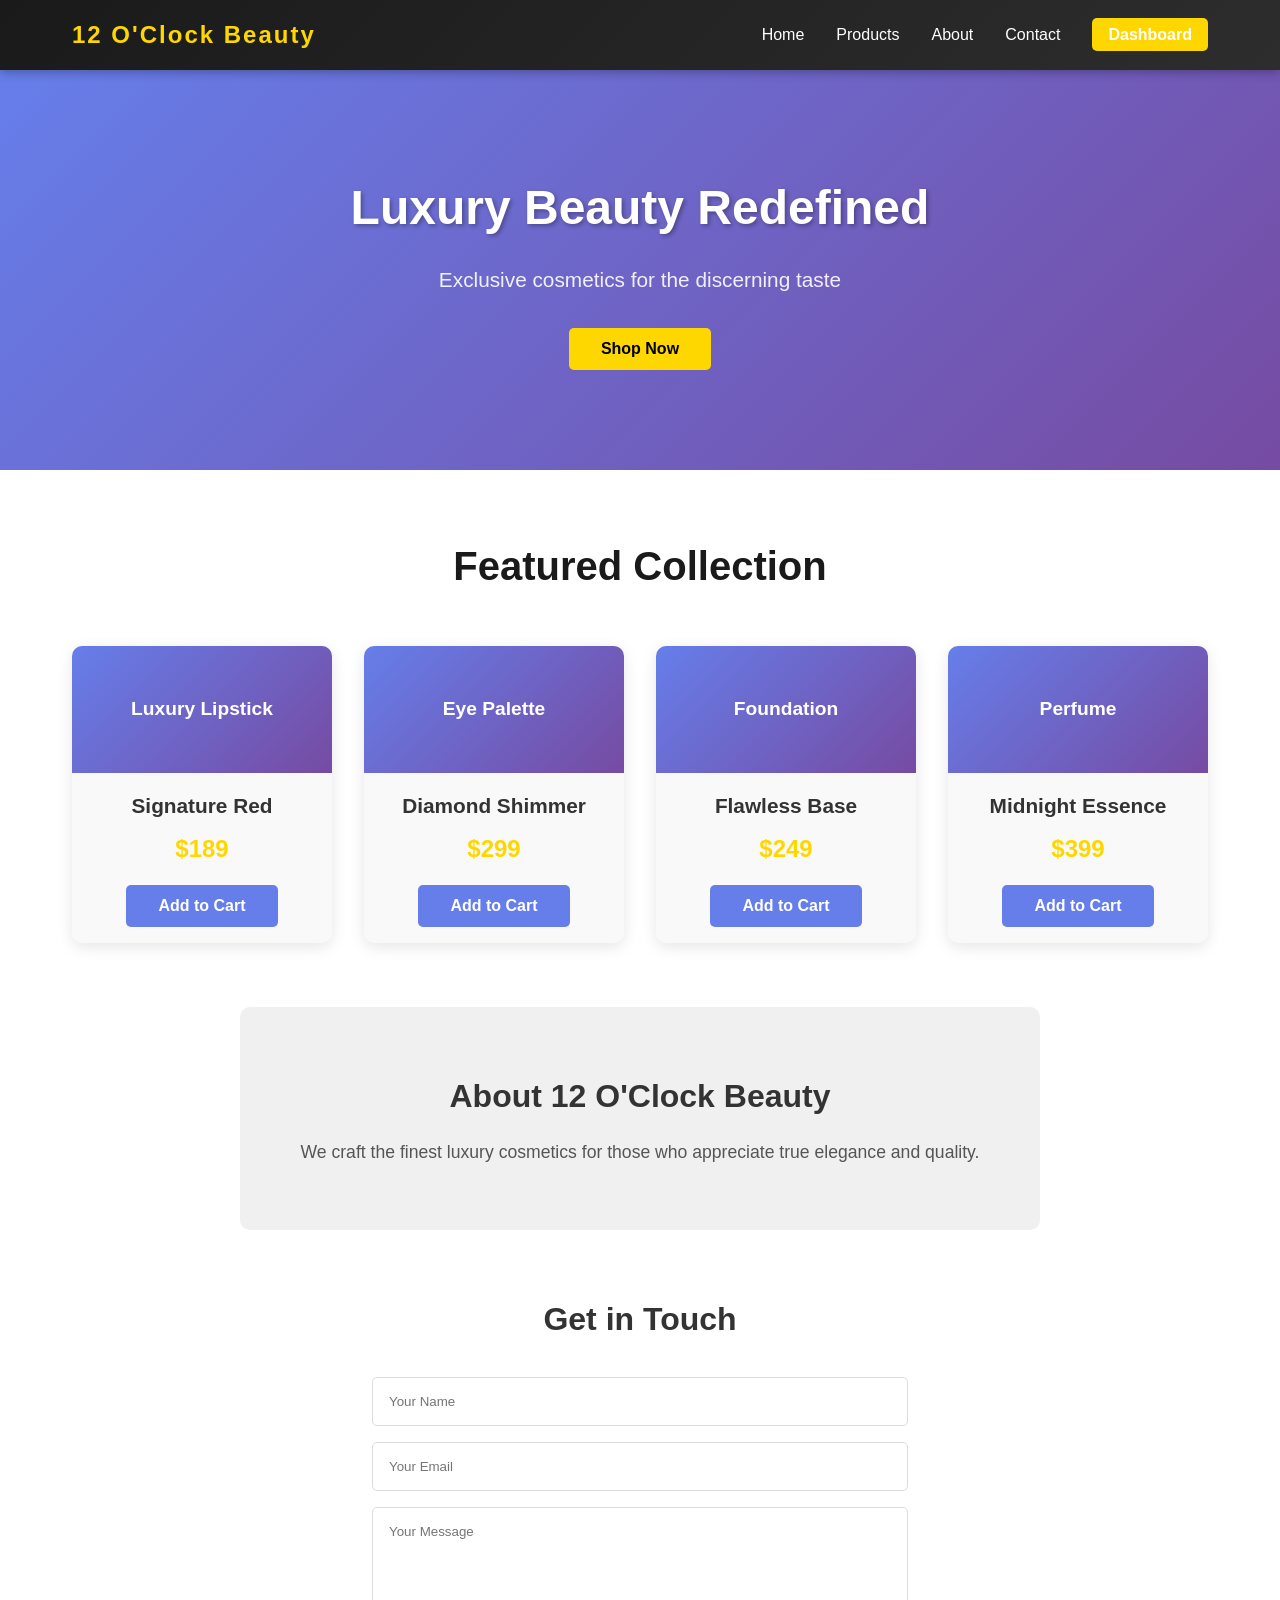
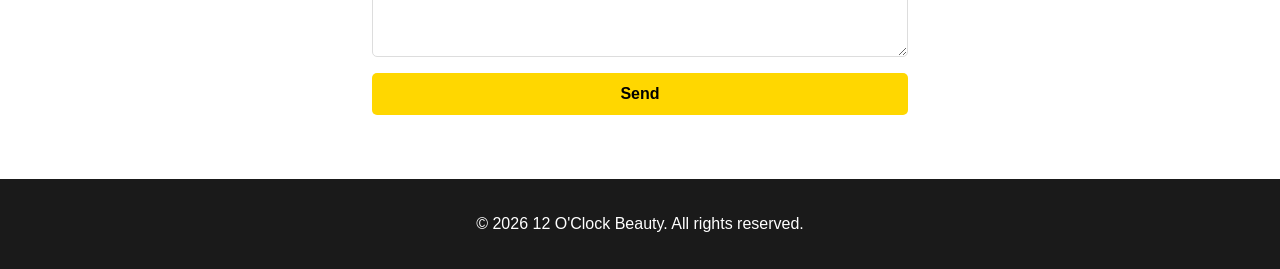
<file: index.html>
<!DOCTYPE html>
<html lang="en">
<head>
    <meta charset="UTF-8">
    <meta name="viewport" content="width=device-width, initial-scale=1.0">
    <title>12 O'Clock Beauty - Ultra-Luxury Cosmetics</title>
    <link rel="stylesheet" href="styles.css">
</head>
<body>
    <nav class="navbar">
        <div class="nav-container">
            <div class="logo">12 O'Clock Beauty</div>
            <ul class="nav-links">
                <li><a href="#home">Home</a></li>
                <li><a href="#products">Products</a></li>
                <li><a href="#about">About</a></li>
                <li><a href="#contact">Contact</a></li>
                <li><a href="dashboard.html" class="btn-dashboard">Dashboard</a></li>
            </ul>
        </div>
    </nav>

    <section id="home" class="hero">
        <div class="hero-content">
            <h1>Luxury Beauty Redefined</h1>
            <p>Exclusive cosmetics for the discerning taste</p>
            <button class="btn-primary">Shop Now</button>
        </div>
    </section>

    <section id="products" class="products">
        <h2>Featured Collection</h2>
        <div class="product-grid">
            <div class="product-card">
                <div class="product-image">Luxury Lipstick</div>
                <h3>Signature Red</h3>
                <p>$189</p>
                <button class="btn-secondary">Add to Cart</button>
            </div>
            <div class="product-card">
                <div class="product-image">Eye Palette</div>
                <h3>Diamond Shimmer</h3>
                <p>$299</p>
                <button class="btn-secondary">Add to Cart</button>
            </div>
            <div class="product-card">
                <div class="product-image">Foundation</div>
                <h3>Flawless Base</h3>
                <p>$249</p>
                <button class="btn-secondary">Add to Cart</button>
            </div>
            <div class="product-card">
                <div class="product-image">Perfume</div>
                <h3>Midnight Essence</h3>
                <p>$399</p>
                <button class="btn-secondary">Add to Cart</button>
            </div>
        </div>
    </section>

    <section id="about" class="about">
        <h2>About 12 O'Clock Beauty</h2>
        <p>We craft the finest luxury cosmetics for those who appreciate true elegance and quality.</p>
    </section>

    <section id="contact" class="contact">
        <h2>Get in Touch</h2>
        <form class="contact-form">
            <input type="text" placeholder="Your Name" required>
            <input type="email" placeholder="Your Email" required>
            <textarea placeholder="Your Message" required></textarea>
            <button type="submit" class="btn-primary">Send</button>
        </form>
    </section>

    <footer class="footer">
        <p>&copy; 2026 12 O'Clock Beauty. All rights reserved.</p>
    </footer>

    <script src="script.js"></script>
</body>
</html>
</file>
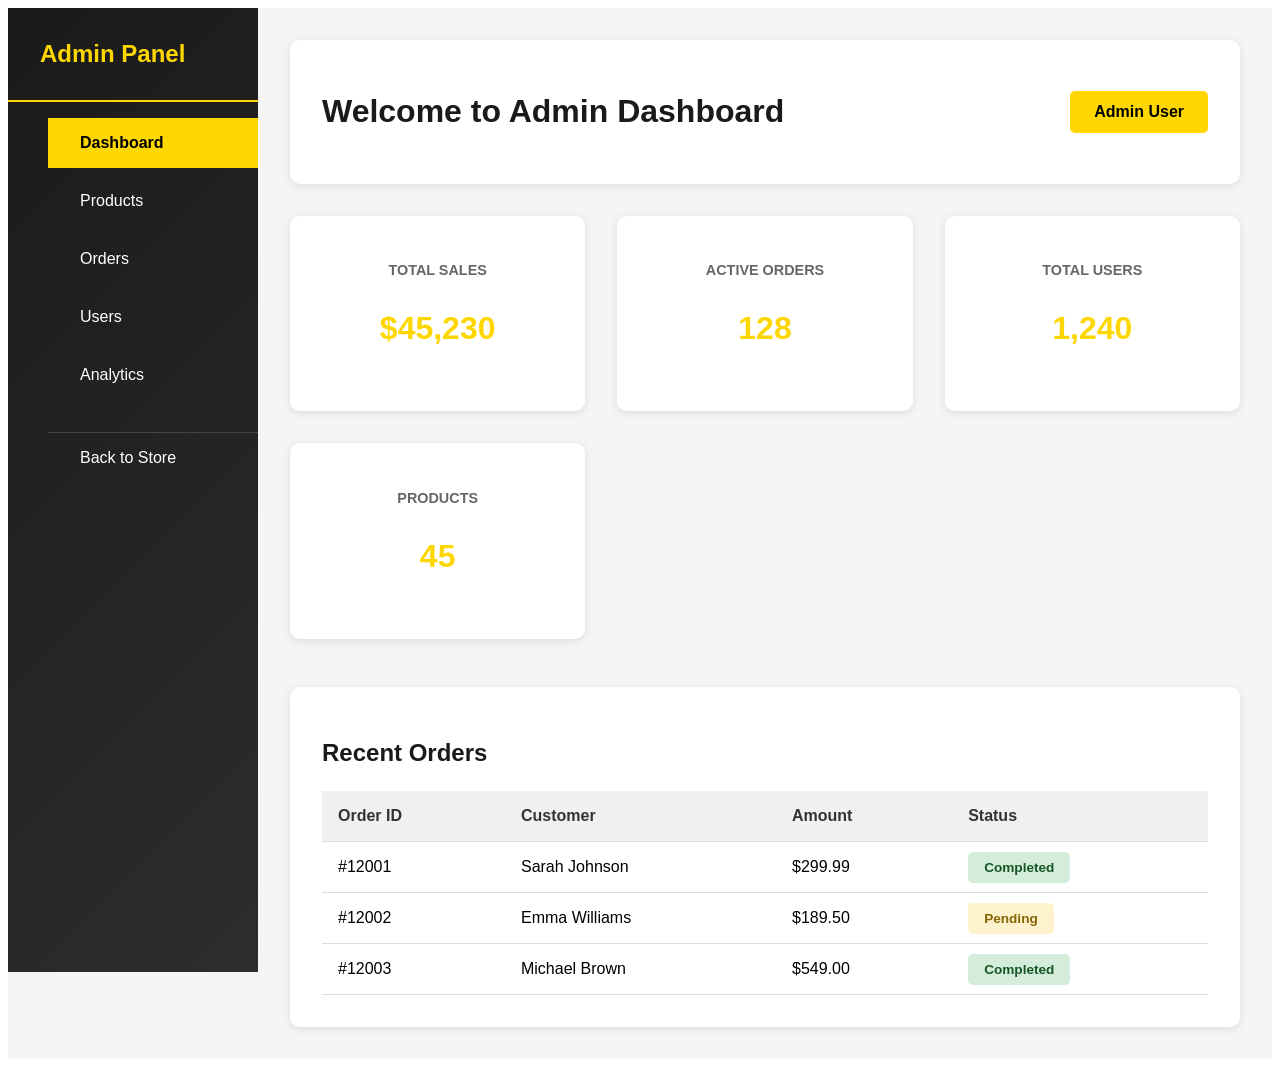
<file: dashboard.html>
<!DOCTYPE html>
<html lang="en">
<head>
    <meta charset="UTF-8">
    <meta name="viewport" content="width=device-width, initial-scale=1.0">
    <title>Admin Dashboard - 12 O'Clock Beauty</title>
    <link rel="stylesheet" href="dashboard.css">
</head>
<body>
    <div class="dashboard">
        <aside class="sidebar">
            <div class="sidebar-header">Admin Panel</div>
            <ul class="sidebar-menu">
                <li><a href="#" class="active">Dashboard</a></li>
                <li><a href="#">Products</a></li>
                <li><a href="#">Orders</a></li>
                <li><a href="#">Users</a></li>
                <li><a href="#">Analytics</a></li>
                <li><a href="index.html" class="logout">Back to Store</a></li>
            </ul>
        </aside>
        <main class="main-content">
            <header class="dashboard-header">
                <h1>Welcome to Admin Dashboard</h1>
                <div class="user-info">Admin User</div>
            </header>
            <div class="stats-container">
                <div class="stat-card">
                    <h3>Total Sales</h3>
                    <p class="stat-value">$45,230</p>
                </div>
                <div class="stat-card">
                    <h3>Active Orders</h3>
                    <p class="stat-value">128</p>
                </div>
                <div class="stat-card">
                    <h3>Total Users</h3>
                    <p class="stat-value">1,240</p>
                </div>
                <div class="stat-card">
                    <h3>Products</h3>
                    <p class="stat-value">45</p>
                </div>
            </div>
            <section class="recent-orders">
                <h2>Recent Orders</h2>
                <table class="orders-table">
                    <thead>
                        <tr>
                            <th>Order ID</th>
                            <th>Customer</th>
                            <th>Amount</th>
                            <th>Status</th>
                        </tr>
                    </thead>
                    <tbody>
                        <tr>
                            <td>#12001</td>
                            <td>Sarah Johnson</td>
                            <td>$299.99</td>
                            <td><span class="status completed">Completed</span></td>
                        </tr>
                        <tr>
                            <td>#12002</td>
                            <td>Emma Williams</td>
                            <td>$189.50</td>
                            <td><span class="status pending">Pending</span></td>
                        </tr>
                        <tr>
                            <td>#12003</td>
                            <td>Michael Brown</td>
                            <td>$549.00</td>
                            <td><span class="status completed">Completed</span></td>
                        </tr>
                    </tbody>
                </table>
            </section>
        </main>
    </div>
    <script src="dashboard.js"></script>
</body>
</html>
</file>
<file: styles.css>
* {
    margin: 0;
    padding: 0;
    box-sizing: border-box;
}

body {
    font-family: 'Segoe UI', Tahoma, Geneva, Verdana, sans-serif;
    line-height: 1.6;
    color: #333;
}

/* Navbar */
.navbar {
    background: linear-gradient(135deg, #1a1a1a 0%, #2d2d2d 100%);
    padding: 1rem 0;
    position: sticky;
    top: 0;
    z-index: 100;
    box-shadow: 0 2px 10px rgba(0,0,0,0.3);
}

.nav-container {
    max-width: 1200px;
    margin: 0 auto;
    display: flex;
    justify-content: space-between;
    align-items: center;
    padding: 0 2rem;
}

.logo {
    font-size: 1.5rem;
    font-weight: bold;
    color: #ffd700;
    letter-spacing: 2px;
}

.nav-links {
    display: flex;
    list-style: none;
    gap: 2rem;
}

.nav-links a {
    color: #fff;
    text-decoration: none;
    transition: color 0.3s ease;
}

.nav-links a:hover {
    color: #ffd700;
}

.btn-dashboard {
    background: #ffd700;
    color: #000;
    padding: 0.5rem 1rem;
    border-radius: 5px;
    font-weight: bold;
}

/* Hero Section */
.hero {
    background: linear-gradient(135deg, #667eea 0%, #764ba2 100%);
    color: white;
    padding: 100px 2rem;
    text-align: center;
    min-height: 400px;
    display: flex;
    align-items: center;
    justify-content: center;
}

.hero-content h1 {
    font-size: 3rem;
    margin-bottom: 1rem;
    text-shadow: 2px 2px 4px rgba(0,0,0,0.3);
}

.hero-content p {
    font-size: 1.3rem;
    margin-bottom: 2rem;
    opacity: 0.9;
}

/* Buttons */
.btn-primary, .btn-secondary {
    padding: 0.75rem 2rem;
    border: none;
    border-radius: 5px;
    cursor: pointer;
    font-size: 1rem;
    font-weight: bold;
    transition: all 0.3s ease;
}

.btn-primary {
    background: #ffd700;
    color: #000;
}

.btn-primary:hover {
    background: #ffed4e;
    transform: scale(1.05);
}

.btn-secondary {
    background: #667eea;
    color: white;
}

.btn-secondary:hover {
    background: #764ba2;
}

/* Products Section */
.products {
    max-width: 1200px;
    margin: 4rem auto;
    padding: 0 2rem;
}

.products h2 {
    text-align: center;
    font-size: 2.5rem;
    margin-bottom: 3rem;
    color: #1a1a1a;
}

.product-grid {
    display: grid;
    grid-template-columns: repeat(auto-fit, minmax(250px, 1fr));
    gap: 2rem;
}

.product-card {
    background: #f9f9f9;
    border-radius: 10px;
    overflow: hidden;
    box-shadow: 0 4px 15px rgba(0,0,0,0.1);
    transition: transform 0.3s ease, box-shadow 0.3s ease;
    text-align: center;
}

.product-card:hover {
    transform: translateY(-10px);
    box-shadow: 0 8px 25px rgba(0,0,0,0.2);
}

.product-image {
    background: linear-gradient(135deg, #667eea 0%, #764ba2 100%);
    color: white;
    padding: 3rem;
    font-size: 1.2rem;
    font-weight: bold;
}

.product-card h3 {
    padding: 1rem 0 0.5rem;
    font-size: 1.3rem;
}

.product-card p {
    color: #ffd700;
    font-size: 1.5rem;
    font-weight: bold;
    margin-bottom: 1rem;
}

.product-card .btn-secondary {
    margin-bottom: 1rem;
}

/* About Section */
.about {
    background: #f0f0f0;
    padding: 4rem 2rem;
    text-align: center;
    max-width: 800px;
    margin: 0 auto;
    border-radius: 10px;
}

.about h2 {
    font-size: 2rem;
    margin-bottom: 1rem;
}

.about p {
    font-size: 1.1rem;
    color: #555;
}

/* Contact Section */
.contact {
    max-width: 600px;
    margin: 4rem auto;
    padding: 0 2rem;
}

.contact h2 {
    text-align: center;
    font-size: 2rem;
    margin-bottom: 2rem;
}

.contact-form {
    display: flex;
    flex-direction: column;
    gap: 1rem;
}

.contact-form input,
.contact-form textarea {
    padding: 1rem;
    border: 1px solid #ddd;
    border-radius: 5px;
    font-family: inherit;
}

.contact-form textarea {
    resize: vertical;
    min-height: 150px;
}

/* Footer */
.footer {
    background: #1a1a1a;
    color: white;
    text-align: center;
    padding: 2rem;
    margin-top: 4rem;
}
</file>
<file: dashboard.css>
.dashboard {
    display: flex;
    min-height: 100vh;
    background: #f5f5f5;
    font-family: 'Segoe UI', Tahoma, Geneva, Verdana, sans-serif;
}

.sidebar {
    width: 250px;
    background: linear-gradient(135deg, #1a1a1a 0%, #2d2d2d 100%);
    color: white;
    padding: 2rem 0;
    position: fixed;
    height: 100vh;
    overflow-y: auto;
}

.sidebar-header {
    font-size: 1.5rem;
    font-weight: bold;
    padding: 0 2rem 2rem;
    border-bottom: 2px solid #ffd700;
    color: #ffd700;
}

.sidebar-menu {
    list-style: none;
}

.sidebar-menu li {
    margin: 0.5rem 0;
}

.sidebar-menu a {
    display: block;
    padding: 1rem 2rem;
    color: #fff;
    text-decoration: none;
    transition: all 0.3s ease;
}

.sidebar-menu a:hover,
.sidebar-menu a.active {
    background: #ffd700;
    color: #000;
    font-weight: bold;
}

.sidebar-menu .logout {
    margin-top: 2rem;
    border-top: 1px solid #444;
}

.main-content {
    flex: 1;
    margin-left: 250px;
    padding: 2rem;
}

.dashboard-header {
    display: flex;
    justify-content: space-between;
    align-items: center;
    margin-bottom: 2rem;
    background: white;
    padding: 2rem;
    border-radius: 10px;
    box-shadow: 0 2px 10px rgba(0,0,0,0.1);
}

.dashboard-header h1 {
    font-size: 2rem;
    color: #1a1a1a;
}

.user-info {
    background: #ffd700;
    color: #000;
    padding: 0.75rem 1.5rem;
    border-radius: 5px;
    font-weight: bold;
}

.stats-container {
    display: grid;
    grid-template-columns: repeat(auto-fit, minmax(250px, 1fr));
    gap: 2rem;
    margin-bottom: 3rem;
}

.stat-card {
    background: white;
    padding: 2rem;
    border-radius: 10px;
    box-shadow: 0 2px 10px rgba(0,0,0,0.1);
    text-align: center;
}

.stat-card h3 {
    color: #666;
    font-size: 0.9rem;
    text-transform: uppercase;
    margin-bottom: 1rem;
}

.stat-value {
    font-size: 2rem;
    font-weight: bold;
    color: #ffd700;
}

.recent-orders {
    background: white;
    padding: 2rem;
    border-radius: 10px;
    box-shadow: 0 2px 10px rgba(0,0,0,0.1);
}

.recent-orders h2 {
    margin-bottom: 1.5rem;
    color: #1a1a1a;
}

.orders-table {
    width: 100%;
    border-collapse: collapse;
}

.orders-table thead {
    background: #f0f0f0;
}

.orders-table th,
.orders-table td {
    padding: 1rem;
    text-align: left;
    border-bottom: 1px solid #ddd;
}

.orders-table th {
    font-weight: bold;
    color: #333;
}

.status {
    padding: 0.5rem 1rem;
    border-radius: 5px;
    font-size: 0.85rem;
    font-weight: bold;
}

.status.completed {
    background: #d4edda;
    color: #155724;
}

.status.pending {
    background: #fff3cd;
    color: #856404;
}
</file>
